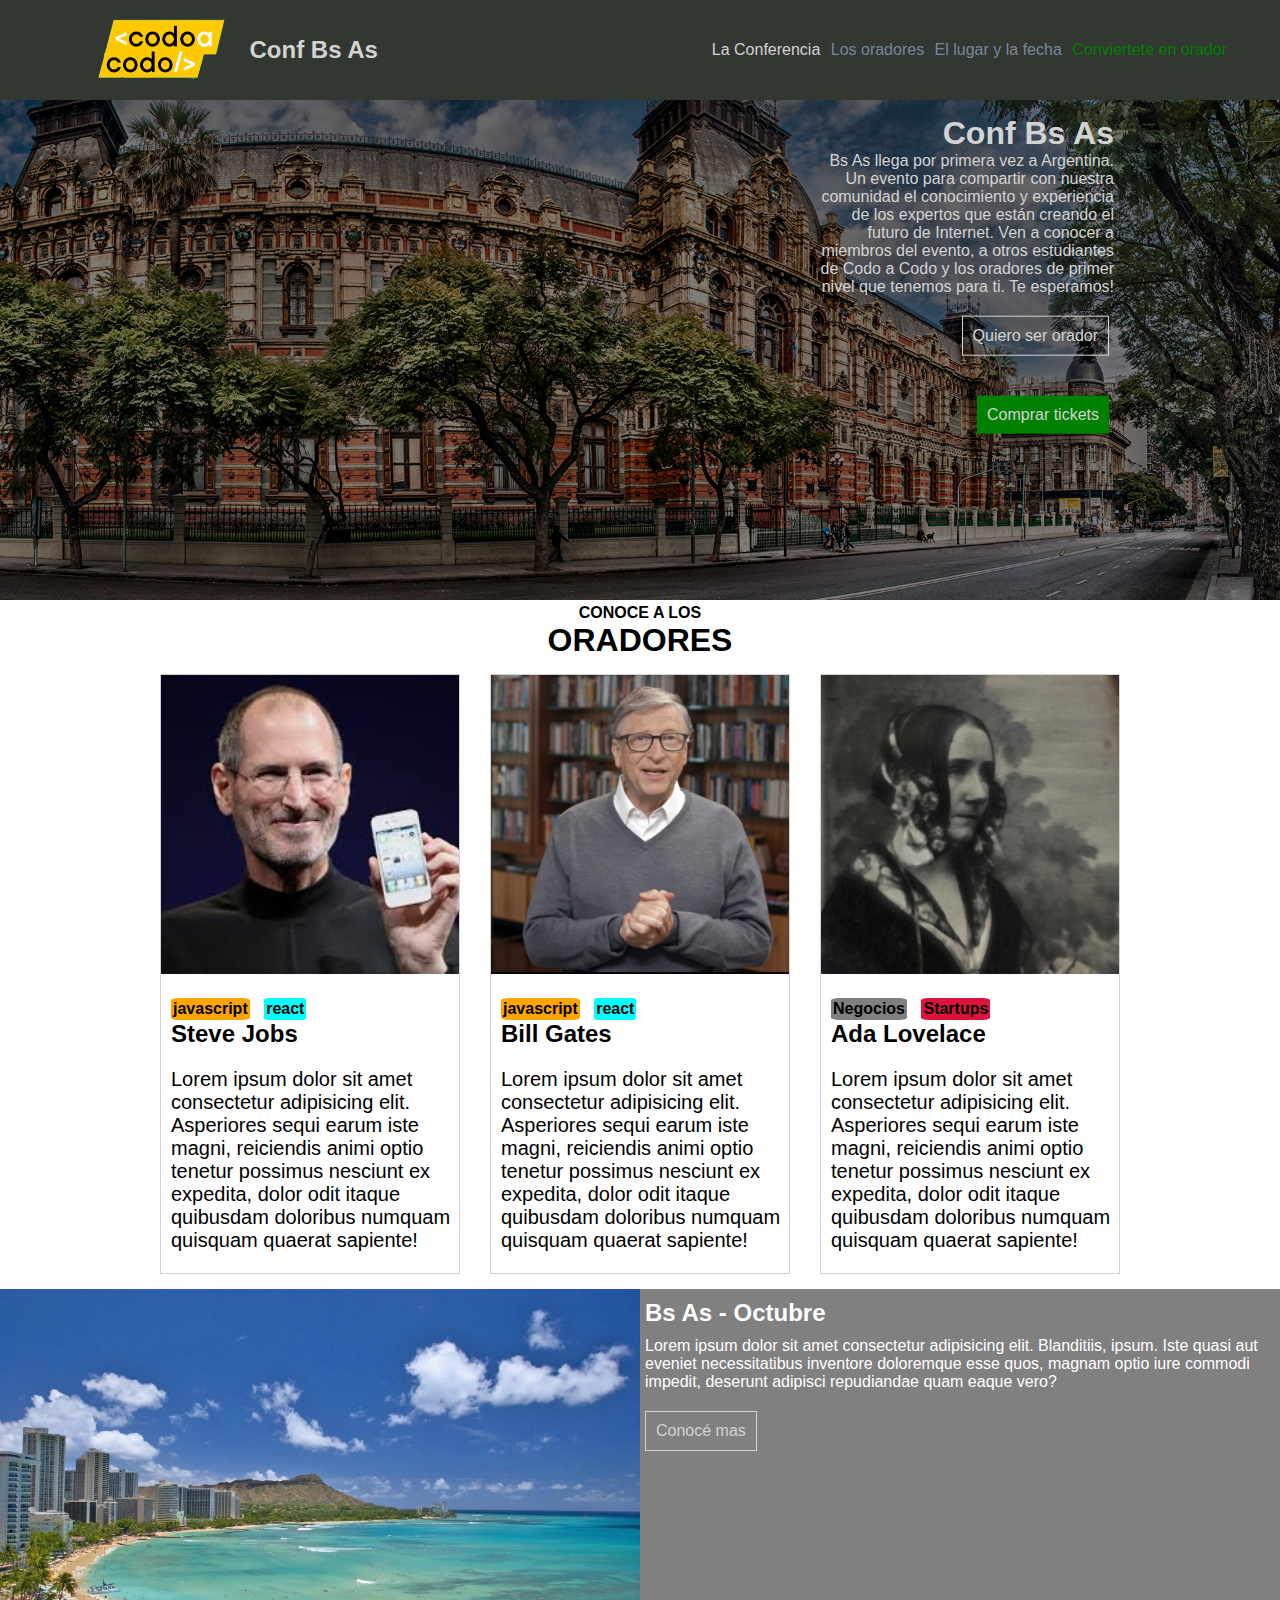
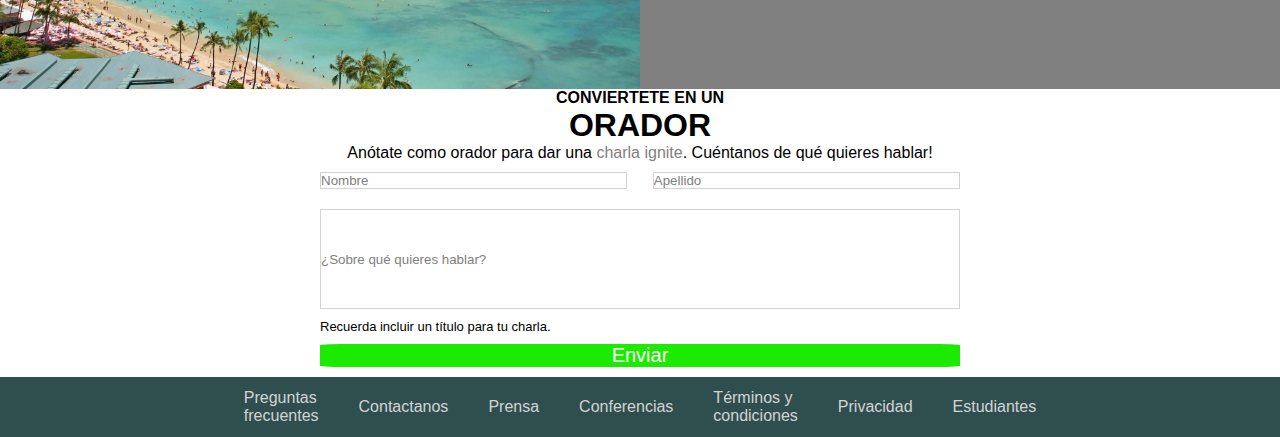
<file: index.html>
<!DOCTYPE html>
<html lang="es">
<head>
    <meta charset="UTF-8">
    <meta http-equiv="X-UA-Compatible" content="IE=edge">
    <meta name="viewport" content="width=device-width, initial-scale=1.0">
    <title>TP_Integrador_HTML_CSS</title>
    <link rel="stylesheet" href="css/styles.css">
    <script type="text/Javascript" src="javascript/script.js"></script>
</head>
<body>
    <header>
        <div class="logo">
            <img src="images/codoacodo.png" alt="logo codo a codo">
            <h2 class="logo-nombre">Conf Bs As</h2>
        </div>
        <nav class="menu_derecha">
            <a href="#" class="nav-link" style="color: lightgray;">La Conferencia</a>
            <a href="#" class="nav-link">Los oradores</a>
            <a href="#" class="nav-link">El lugar y la fecha</a>
            <a href="#" class="nav-link" style="color: green;">Conviertete en orador</a>
        </nav>
    </header>
    <div class="container1">
        <img src="images/ba1.jpg" alt="Foto Buenos Aires" id="ba1">
        <div class="texto_sobre_foto">
            <h1>Conf Bs As</h1>
            <p>Bs As llega por primera vez a Argentina. Un evento para compartir con nuestra comunidad el conocimiento y experiencia de los expertos que están creando el futuro de Internet. Ven a conocer a miembros del evento, a otros estudiantes de Codo a Codo y los oradores de primer nivel que tenemos para ti. Te esperamos!</p>
            <input type="button" value="Quiero ser orador"  class="botones" id="boton_trans">
            <input type="submit" value="Comprar tickets" class="botones" id="boton_verde" onclick="window.location.href='comprar.html'">
        </div>
    </div>
    <div class="container2">
        <h4>CONOCE A LOS</h4>
        <h1><strong>ORADORES</strong></h1>
    </div>
    <div class="container3">
        <div class="cajas_oradores">
            <img src="images/steve.jpg" alt="Steve Jobs" class="oradores">
            <div>
                <input type="button" class="flags" id="javascript_flag" value="javascript">
                <input type="button" class="flags" id="react_flag" value="react">
                <h2 class="orador_name">Steve Jobs</h2>
                <p class="orador_description">Lorem ipsum dolor sit amet consectetur adipisicing elit. Asperiores sequi earum iste magni, reiciendis animi optio tenetur possimus nesciunt ex expedita, dolor odit itaque quibusdam doloribus numquam quisquam quaerat sapiente!</p>
            </div>
        </div>
        <div class="cajas_oradores">
            <img src="images/bill.jpg" alt="Bill Gates" class="oradores">
            <div>
                <input type="button" class="flags" id="javascript_flag" value="javascript">
                <input type="button" class="flags" id="react_flag" value="react">
                <h2 class="orador_name">Bill Gates</h2>
                <p class="orador_description">Lorem ipsum dolor sit amet consectetur adipisicing elit. Asperiores sequi earum iste magni, reiciendis animi optio tenetur possimus nesciunt ex expedita, dolor odit itaque quibusdam doloribus numquam quisquam quaerat sapiente!</p>
            </div>
        </div>
        <div class="cajas_oradores">
            <img src="images/ada.jpeg" alt="Ada Lovelace" class="oradores">
            <div>
                <input type="button" class="flags" id="negocios_flag" value="Negocios">
                <input type="button" class="flags" id="startups_flag" value="Startups">
                <h2 class="orador_name">Ada Lovelace</h2>
                <p class="orador_description">Lorem ipsum dolor sit amet consectetur adipisicing elit. Asperiores sequi earum iste magni, reiciendis animi optio tenetur possimus nesciunt ex expedita, dolor odit itaque quibusdam doloribus numquam quisquam quaerat sapiente!</p>
            </div>
        </div>
    </div>
    <div class="container4">
        <div id="izquierda">
        </div>
        <div id="derecha">
            <h2 class="texto_sobre_gris">Bs As - Octubre</h2>
            <p class="texto_sobre_gris">Lorem ipsum dolor sit amet consectetur adipisicing elit. Blanditiis, ipsum. Iste quasi aut eveniet necessitatibus inventore doloremque esse quos, magnam optio iure commodi impedit, deserunt adipisci repudiandae quam eaque vero?</p>
            <input type="button" value="Conocé mas" class="botones" id="boton_conocemas">
        </div>
    </div>
    <div class="container5">
        <h4>CONVIERTETE EN UN</h4>
        <h1><strong>ORADOR</strong></h1>
        <p>Anótate como orador para dar una <a href="#" style="text-decoration: dotted; color: grey;">charla ignite</a>. Cuéntanos de qué quieres hablar!</p>
    </div>
    <div class="container6">
        <input type="text" value="Nombre" class="inputs_half">
        <input type="text" value="Apellido" class="inputs_half">
    </div>
    <div class="container7">
        <input type="textarea" value="¿Sobre qué quieres hablar?" class="inputs" style="height: 100px;">
        <p style="font-size: small;">Recuerda incluir un título para tu charla.</p>
        <input type="button" value="Enviar" class="inputs" id="boton_enviar">
    </div>
    <footer>
        <a href="#" class="footer-link">Preguntas<br>frecuentes</a>
        <a href="#" class="footer-link">Contactanos</a>
        <a href="#" class="footer-link">Prensa</a>
        <a href="#" class="footer-link">Conferencias</a>
        <a href="#" class="footer-link">Términos y<br> condiciones</a>
        <a href="#" class="footer-link">Privacidad</a>
        <a href="#" class="footer-link">Estudiantes</a>
    </footer>
</body>
</html>
</file>
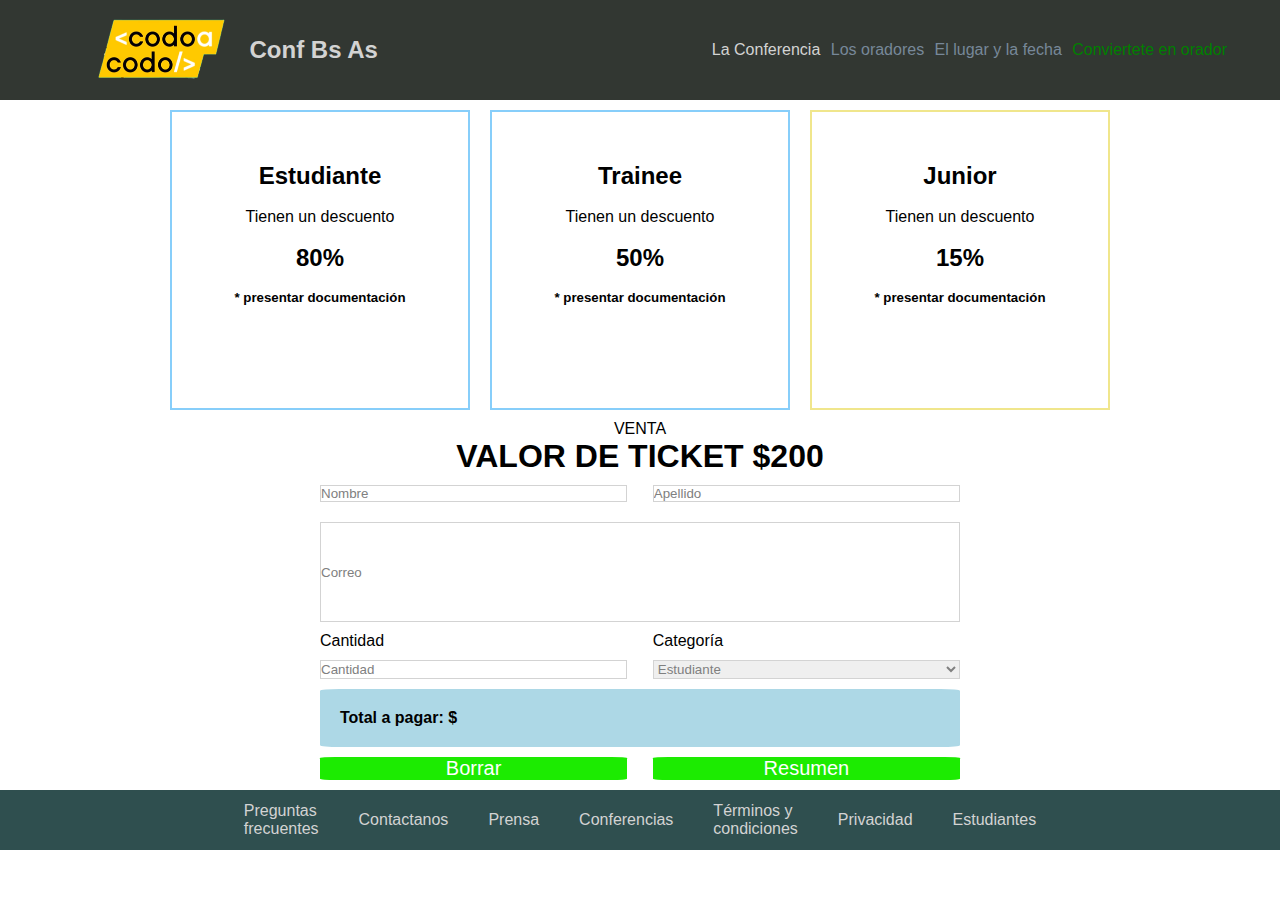
<file: comprar.html>
<!DOCTYPE html>
<html lang="es">
<head>
    <meta charset="UTF-8">
    <meta http-equiv="X-UA-Compatible" content="IE=edge">
    <meta name="viewport" content="width=device-width, initial-scale=1.0">
    <title>TP_Integrador_HTML_CSS</title>
    <link rel="stylesheet" href="css/styles.css">
    <script type="text/Javascript" src="javascript/script.js"></script>
</head>
<body>
    <header>
        <div class="logo">
            <img src="images/codoacodo.png" alt="logo codo a codo">
            <h2 class="logo-nombre">Conf Bs As</h2>
        </div>
        <nav class="menu_derecha">
            <a href="#" class="nav-link" style="color: lightgray;">La Conferencia</a>
            <a href="#" class="nav-link">Los oradores</a>
            <a href="#" class="nav-link">El lugar y la fecha</a>
            <a href="#" class="nav-link" style="color: green;">Conviertete en orador</a>
        </nav>
    </header>
    <div class="container3">
        <div class="cajas_promociones">
            <h2>Estudiante</h2>
            <br>
            <p>Tienen un descuento</p>
            <br>
            <h2>80%</h2>
            <br>
            <h5>* presentar documentación</h5>
        </div>
        <div class="cajas_promociones">
            <h2>Trainee</h2>
            <br>
            <p>Tienen un descuento</p>
            <br>
            <h2>50%</h2>
            <br>
            <h5>* presentar documentación</h5>
        </div>
        <div class="cajas_promociones" style="border-color: khaki;">
            <h2>Junior</h2>
            <br>
            <p>Tienen un descuento</p>
            <br>
            <h2>15%</h2>
            <br>
            <h5>* presentar documentación</h5>
        </div>
    </div>
    <div class="container5">
        <p>VENTA</p>
        <h1><strong>VALOR DE TICKET $200</strong></h1>
    </div>
    <div class="container6">
        <input type="text" onfocus="this.value=''" value="Nombre" class="inputs_half">
        <input type="text" onfocus="this.value=''" value="Apellido" class="inputs_half">
    </div>
    <div class="container7">
        <input type="text" onfocus="this.value=''" value="Correo" class="inputs" style="height: 100px;">
    </div>
    <div class="container8">
        <p style="width: 48%;">Cantidad</p>
        <p style="width: 48%;">Categoría</p>
    </div>
    <div class="container6">
        <input type="text" onfocus="this.value=''" value="Cantidad" class="inputs_half" id="cantidad">
        <select name="combo" class="inputs_half" id="categoria">
            <option value="estudiante" selected>Estudiante</option>
            <option value="trainee">Trainee</option>
            <option value="junior">Junior</option>
        </select>
    </div>
    <div class="resultado">
        <span><p><strong>Total a pagar: $</strong></p></span>
        <span><p id="total"></p></span>
    </div>
    <div class="container8">
        <input type="button" value="Borrar" class="inputs_half" id="boton_borrar">
        <input type="submit" value="Resumen" class="inputs_half" id="boton_resumen" onclick="TotalCalc()">
    </div>
    <footer>
        <a href="#" class="footer-link">Preguntas<br>frecuentes</a>
        <a href="#" class="footer-link">Contactanos</a>
        <a href="#" class="footer-link">Prensa</a>
        <a href="#" class="footer-link">Conferencias</a>
        <a href="#" class="footer-link">Términos y<br> condiciones</a>
        <a href="#" class="footer-link">Privacidad</a>
        <a href="#" class="footer-link">Estudiantes</a>
    </footer>
</body>
</html>
</file>
<file: css/styles.css>
* {
    box-sizing: border-box;
    margin: 0;
    padding: 0;
    font-family: 'Gill Sans', 'Gill Sans MT', Calibri, 'Trebuchet MS', sans-serif;
}

a {
    text-decoration: none;
}

header {
    display: flex;
    justify-content: space-between;
    background-color: rgb(50, 55, 50);
    align-items: center;
}

.logo {
    display: flex;
    align-items: center;
}

.logo-nombre {
    color: lightgray;
}

.logo img {
    height: 100px;
    margin-left: 75px;
}

.menu_derecha {
    margin-right: 50px;
}

.nav-link {
    padding: 3px;
    color: lightslategray;
}

.container1 {
    position: relative;
    text-align: center;
}

#ba1 {
    width: 100%;
    height: 500px;
    object-fit: cover;
    filter: brightness(50%);
    
}

.texto_sobre_foto {
    width: 300px;
    position: absolute;
    top: 50%;
    left: 80%;
    transform: translate(-70%, -70%);
    text-align: right;
    color: lightgrey;
}

#boton_trans, #boton_conocemas {
    background-color: transparent;
    border: 1px solid lightgray;
    
}

#boton_verde {
    background-color: green;
    border: 0;
    cursor: pointer;
}

.botones {
    padding: 10px;
    font-size: medium;
    color: lightgray;
    margin: 20px 5px;
}

.container2, .container5 {
    text-align: center;
}

.container3 {
    display: flex;
    justify-content: center;
    align-items: center;
}

.cajas_oradores {
    width: 300px;
    height: 600px;
    border: 1px solid lightgray;
    margin: 15px;
    overflow: hidden;
    
}

.oradores {
    height: 50%;
}

.flags {
    margin-top: 20px;
    margin-left: 10px;
    border: 0;
    border-radius: 10%;
    padding: 2px;
    font-weight: bold;
    font-size: 16px;
}

#javascript_flag {
    background-color: orange;
}

#react_flag {
    background-color: aqua;
}

#negocios_flag {
    background-color: grey;
}

#startups_flag {
    background-color: crimson;
}

.orador_name {
    margin-left: 10px;
}

.orador_description {
    margin-top: 20px;
    margin-left: 10px;
    font-size: 20px;
}

.container4 {
    height: 400px;
    display: flex;
}

#izquierda {
    background-image: url(../images/honolulu.jpg);
    background-size: 100%;
    height: 100%;
    width: 50%;
}

#derecha {
    background-color: grey;
    height: 100%;
    width: 50%;
}

.texto_sobre_gris {
    color: white;
    margin-top: 10px;
    margin-left: 5px;
}

.container6 {
    width: 50%;
    margin: auto;
    display: flex;
    justify-content: space-between;
}

.container7 {
    width: 50%;
    margin: auto;
}

.container8 {
    width: 50%;
    margin: auto;
    display: flex;
    justify-content: space-between;
}

.resultado {
    width: 50%;
    margin: auto;
    padding: 20px;
    display: flex;
    background-color: lightblue;
    border-radius: 3%;
    border: 0;
    text-align: left;

}

.inputs {
    width: 100%;
    margin-top: 10px;
    margin-bottom: 10px;
    border: 1px solid lightgray;
    color: grey;
}

.inputs_half {
    width: 48%;
    margin-top: 10px;
    margin-bottom: 10px;
    border: 1px solid lightgray;
    color: grey;
}

#boton_enviar {
    background-color: rgb(28, 235, 1);
    color: white;
    font-size: 20px;
    border-radius: 5%;
    border: 0;
}

#boton_borrar {
    background-color: rgb(28, 235, 1);
    color: white;
    font-size: 20px;
    border-radius: 5%;
    border: 0;
}

#boton_resumen {
    background-color: rgb(28, 235, 1);
    color: white;
    font-size: 20px;
    border-radius: 5%;
    border: 0;
    cursor: pointer;
}

footer {
    display: flex;
    background-color: rgb(37, 41, 37);
    align-items: center;
    justify-content: center;
    height: 60px;
    background-color: darkslategray
}

.footer-link {
    color: lightgray;
    margin: 20px;
}

.cajas_promociones {
    width: 300px;
    height: 300px;
    border: 2px solid lightskyblue;
    padding: 50px;
    margin: 10px;
    overflow: hidden;
    text-align: center;
    justify-content: center;
}
</file>
